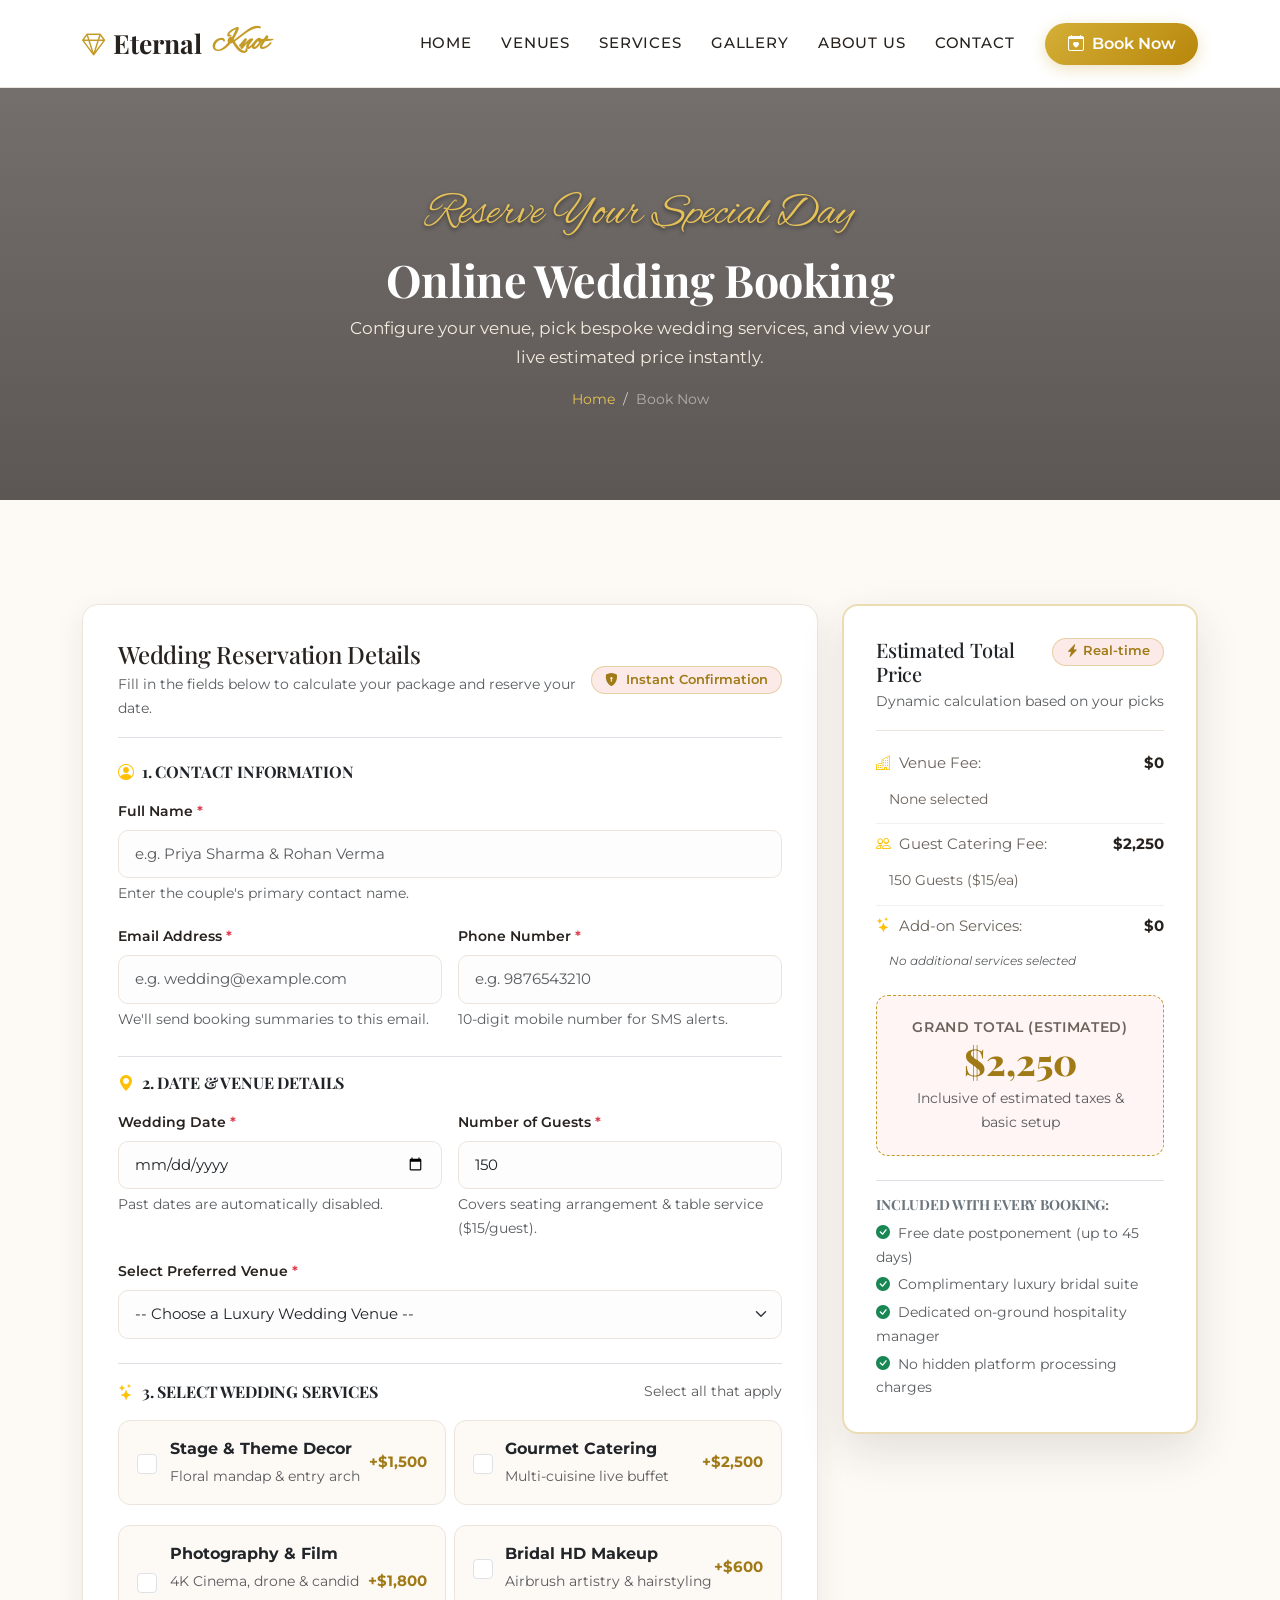
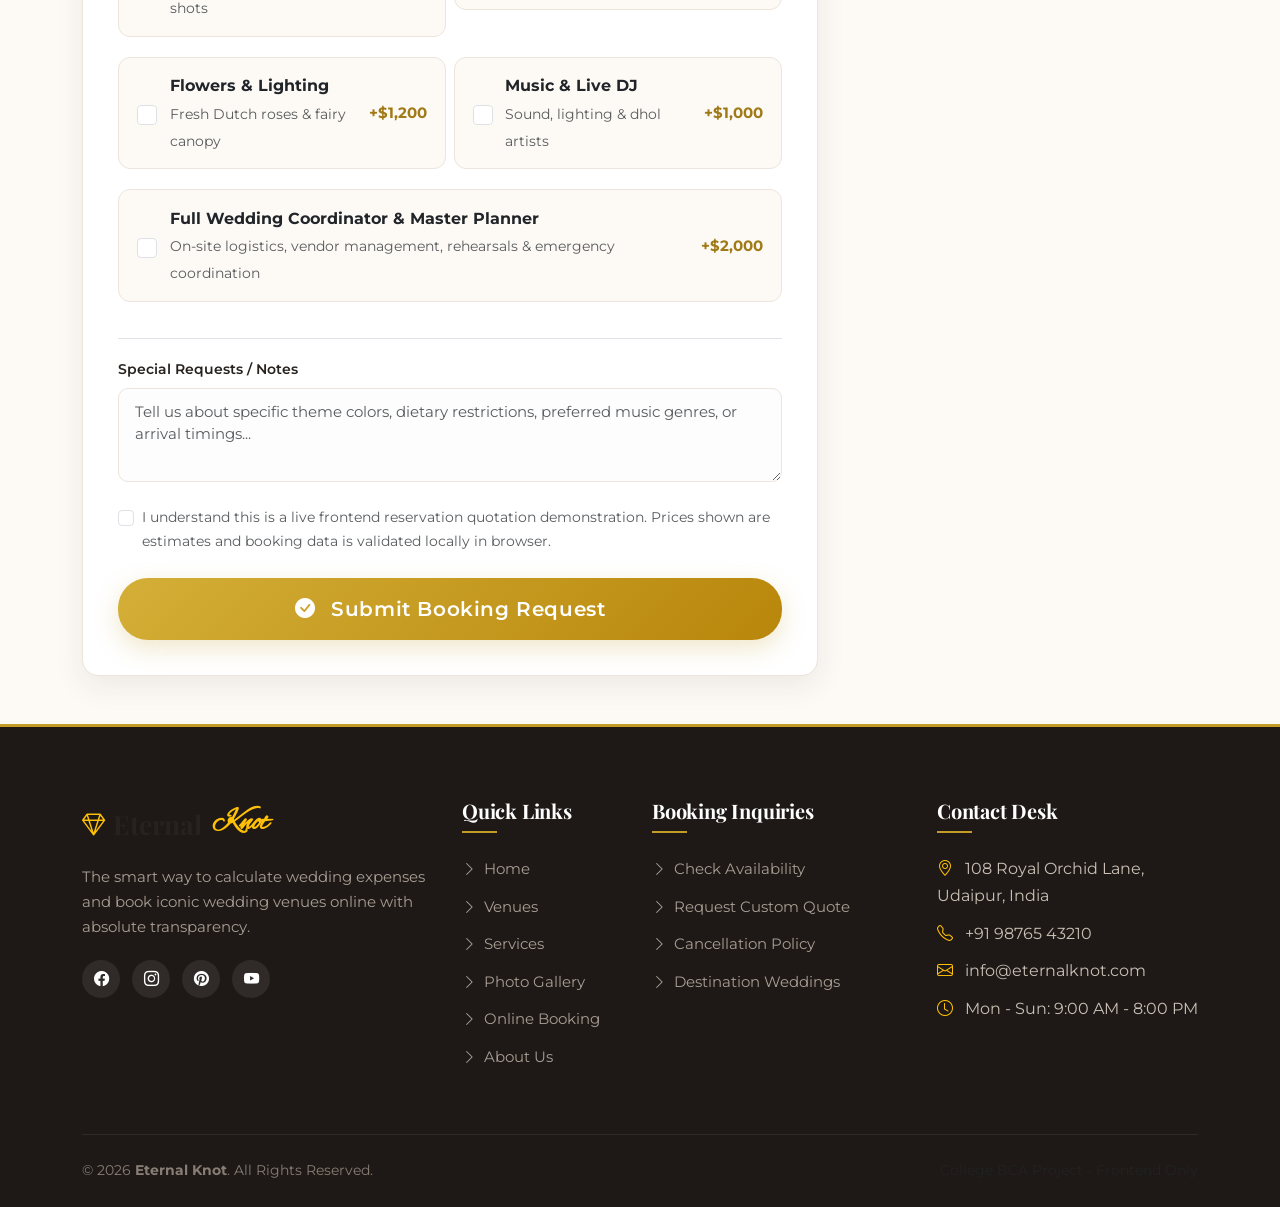
<file: booking.html>
<!DOCTYPE html>
<html lang="en">
<head>
  <meta charset="UTF-8">
  <meta name="viewport" content="width=device-width, initial-scale=1.0">
  <title>Book Your Wedding | Eternal Knot Online Booking</title>
  
  <!-- Google Fonts -->
  <link rel="preconnect" href="https://fonts.googleapis.com">
  <link rel="preconnect" href="https://fonts.gstatic.com" crossorigin>
  <link href="https://fonts.googleapis.com/css2?family=Alex+Brush&family=Montserrat:wght@300;400;500;600;700&family=Playfair+Display:ital,wght@0,500;0,600;0,700;0,800;1,400&display=swap" rel="stylesheet">
  
  <!-- Bootstrap 5 CSS -->
  <link href="https://cdn.jsdelivr.net/npm/bootstrap@5.3.3/dist/css/bootstrap.min.css" rel="stylesheet">
  <!-- Bootstrap Icons -->
  <link rel="stylesheet" href="https://cdn.jsdelivr.net/npm/bootstrap-icons@1.11.3/font/bootstrap-icons.min.css">
  
  <!-- Custom Styles -->
  <link rel="stylesheet" href="style.css">
</head>
<body>

  <!-- ==========================================================================
       Navigation Bar
       ========================================================================== -->
  <nav class="navbar navbar-expand-lg sticky-top main-navbar">
    <div class="container">
      <a class="navbar-brand" href="index.html">
        <i class="bi bi-gem"></i>
        Eternal<span>Knot</span>
      </a>
      <button class="navbar-toggler border-0 shadow-none" type="button" data-bs-toggle="collapse" data-bs-target="#weddingNav" aria-controls="weddingNav" aria-expanded="false" aria-label="Toggle navigation">
        <span class="navbar-toggler-icon"></span>
      </button>

      <div class="collapse navbar-collapse" id="weddingNav">
        <ul class="navbar-nav ms-auto align-items-lg-center">
          <li class="nav-item">
            <a class="nav-link" href="index.html">Home</a>
          </li>
          <li class="nav-item">
            <a class="nav-link" href="venues.html">Venues</a>
          </li>
          <li class="nav-item">
            <a class="nav-link" href="services.html">Services</a>
          </li>
          <li class="nav-item">
            <a class="nav-link" href="gallery.html">Gallery</a>
          </li>
          <li class="nav-item">
            <a class="nav-link" href="about.html">About Us</a>
          </li>
          <li class="nav-item">
            <a class="nav-link" href="contact.html">Contact</a>
          </li>
          <li class="nav-item ms-lg-2 mt-2 mt-lg-0">
            <a class="btn nav-cta-btn" href="booking.html">
              <i class="bi bi-calendar-heart me-1"></i> Book Now
            </a>
          </li>
        </ul>
      </div>
    </div>
  </nav>

  <!-- ==========================================================================
       Page Banner
       ========================================================================== -->
  <header class="page-banner">
    <div class="container">
      <span class="hero-subtitle">Reserve Your Special Day</span>
      <h1>Online Wedding Booking</h1>
      <p>Configure your venue, pick bespoke wedding services, and view your live estimated price instantly.</p>
      <ul class="breadcrumb-custom">
        <li><a href="index.html">Home</a></li>
        <li><span>/</span></li>
        <li class="text-white-50">Book Now</li>
      </ul>
    </div>
  </header>

  <main class="py-5">
    <div class="container">
      
      <!-- Error / Alert Message Container -->
      <div id="bookingAlert" class="alert d-none mb-4" role="alert"></div>

      <div class="row g-4">
        
        <!-- ==========================================================================
             Left Column: Interactive Booking Form
             ========================================================================== -->
        <div class="col-lg-7 col-xl-8">
          <div class="booking-card">
            <div class="d-flex align-items-center justify-content-between border-bottom pb-3 mb-4">
              <div>
                <h3 class="h4 mb-1">Wedding Reservation Details</h3>
                <p class="small text-muted mb-0">Fill in the fields below to calculate your package and reserve your date.</p>
              </div>
              <span class="badge badge-gold"><i class="bi bi-shield-lock-fill me-1"></i> Instant Confirmation</span>
            </div>

            <form id="weddingBookingForm" novalidate>
              
              <!-- Section 1: Customer Personal Details -->
              <div class="mb-4">
                <h5 class="text-dark fw-bold mb-3 fs-6 text-uppercase text-secondary">
                  <i class="bi bi-person-circle text-warning me-1"></i> 1. Contact Information
                </h5>
                <div class="row g-3">
                  <div class="col-md-12">
                    <label for="fullName" class="form-label">Full Name <span class="text-danger">*</span></label>
                    <input type="text" class="form-control" id="fullName" placeholder="e.g. Priya Sharma & Rohan Verma" required>
                    <div class="form-text">Enter the couple's primary contact name.</div>
                  </div>
                  <div class="col-md-6">
                    <label for="email" class="form-label">Email Address <span class="text-danger">*</span></label>
                    <input type="email" class="form-control" id="email" placeholder="e.g. wedding@example.com" required>
                    <div class="form-text">We'll send booking summaries to this email.</div>
                  </div>
                  <div class="col-md-6">
                    <label for="phone" class="form-label">Phone Number <span class="text-danger">*</span></label>
                    <input type="tel" class="form-control" id="phone" placeholder="e.g. 9876543210" required>
                    <div class="form-text">10-digit mobile number for SMS alerts.</div>
                  </div>
                </div>
              </div>

              <!-- Section 2: Date, Venue & Guest Capacity -->
              <div class="mb-4 pt-3 border-top">
                <h5 class="text-dark fw-bold mb-3 fs-6 text-uppercase text-secondary">
                  <i class="bi bi-geo-alt-fill text-warning me-1"></i> 2. Date & Venue Details
                </h5>
                <div class="row g-3">
                  <div class="col-md-6">
                    <label for="weddingDate" class="form-label">Wedding Date <span class="text-danger">*</span></label>
                    <input type="date" class="form-control" id="weddingDate" required>
                    <div class="form-text">Past dates are automatically disabled.</div>
                  </div>
                  <div class="col-md-6">
                    <label for="guestCount" class="form-label">Number of Guests <span class="text-danger">*</span></label>
                    <input type="number" class="form-control" id="guestCount" value="150" min="10" max="1000" step="10" required>
                    <div class="form-text">Covers seating arrangement & table service ($15/guest).</div>
                  </div>
                  <div class="col-12">
                    <label for="venueSelect" class="form-label">Select Preferred Venue <span class="text-danger">*</span></label>
                    <select class="form-select" id="venueSelect" required>
                      <option value="">-- Choose a Luxury Wedding Venue --</option>
                      <option value="royal-palace">Grand Royal Palace (Udaipur) — $8,500/day (Max 800)</option>
                      <option value="sunset-beach">Sunset Beach Resort & Spa (Goa) — $6,500/day (Max 400)</option>
                      <option value="emerald-garden">Emerald Garden Estate (Bangalore) — $5,200/day (Max 500)</option>
                      <option value="heritage-fort">Heritage Fort & Courtyard (Jaipur) — $9,500/day (Max 600)</option>
                      <option value="crystal-ballroom">Crystal Luxury Ballroom (Mumbai) — $7,000/day (Max 450)</option>
                      <option value="rustic-vineyard">Rustic Vineyard Haven (Nashik) — $4,800/day (Max 300)</option>
                    </select>
                  </div>
                </div>
              </div>

              <!-- Section 3: Wedding Services Selection (Checkboxes) -->
              <div class="mb-4 pt-3 border-top">
                <div class="d-flex justify-content-between align-items-center mb-3">
                  <h5 class="text-dark fw-bold mb-0 fs-6 text-uppercase text-secondary">
                    <i class="bi bi-stars text-warning me-1"></i> 3. Select Wedding Services
                  </h5>
                  <span class="small text-muted">Select all that apply</span>
                </div>
                
                <div class="row g-2">
                  <!-- Checkbox 1: Decor -->
                  <div class="col-md-6">
                    <label class="service-checkbox-card" for="srv-decor">
                      <div class="service-info">
                        <input class="form-check-input service-checkbox" type="checkbox" id="srv-decor" value="decor">
                        <div>
                          <strong class="d-block text-dark">Stage & Theme Decor</strong>
                          <span class="small text-muted">Floral mandap & entry arch</span>
                        </div>
                      </div>
                      <span class="service-cost">+$1,500</span>
                    </label>
                  </div>

                  <!-- Checkbox 2: Catering -->
                  <div class="col-md-6">
                    <label class="service-checkbox-card" for="srv-catering">
                      <div class="service-info">
                        <input class="form-check-input service-checkbox" type="checkbox" id="srv-catering" value="catering">
                        <div>
                          <strong class="d-block text-dark">Gourmet Catering</strong>
                          <span class="small text-muted">Multi-cuisine live buffet</span>
                        </div>
                      </div>
                      <span class="service-cost">+$2,500</span>
                    </label>
                  </div>

                  <!-- Checkbox 3: Photography -->
                  <div class="col-md-6">
                    <label class="service-checkbox-card" for="srv-photography">
                      <div class="service-info">
                        <input class="form-check-input service-checkbox" type="checkbox" id="srv-photography" value="photography">
                        <div>
                          <strong class="d-block text-dark">Photography & Film</strong>
                          <span class="small text-muted">4K Cinema, drone & candid shots</span>
                        </div>
                      </div>
                      <span class="service-cost">+$1,800</span>
                    </label>
                  </div>

                  <!-- Checkbox 4: Bridal Makeup -->
                  <div class="col-md-6">
                    <label class="service-checkbox-card" for="srv-makeup">
                      <div class="service-info">
                        <input class="form-check-input service-checkbox" type="checkbox" id="srv-makeup" value="makeup">
                        <div>
                          <strong class="d-block text-dark">Bridal HD Makeup</strong>
                          <span class="small text-muted">Airbrush artistry & hairstyling</span>
                        </div>
                      </div>
                      <span class="service-cost">+$600</span>
                    </label>
                  </div>

                  <!-- Checkbox 5: Flowers & Lighting -->
                  <div class="col-md-6">
                    <label class="service-checkbox-card" for="srv-flowers">
                      <div class="service-info">
                        <input class="form-check-input service-checkbox" type="checkbox" id="srv-flowers" value="flowers">
                        <div>
                          <strong class="d-block text-dark">Flowers & Lighting</strong>
                          <span class="small text-muted">Fresh Dutch roses & fairy canopy</span>
                        </div>
                      </div>
                      <span class="service-cost">+$1,200</span>
                    </label>
                  </div>

                  <!-- Checkbox 6: Music & DJ -->
                  <div class="col-md-6">
                    <label class="service-checkbox-card" for="srv-music">
                      <div class="service-info">
                        <input class="form-check-input service-checkbox" type="checkbox" id="srv-music" value="music">
                        <div>
                          <strong class="d-block text-dark">Music & Live DJ</strong>
                          <span class="small text-muted">Sound, lighting & dhol artists</span>
                        </div>
                      </div>
                      <span class="service-cost">+$1,000</span>
                    </label>
                  </div>

                  <!-- Checkbox 7: Wedding Planner -->
                  <div class="col-12">
                    <label class="service-checkbox-card" for="srv-planning">
                      <div class="service-info">
                        <input class="form-check-input service-checkbox" type="checkbox" id="srv-planning" value="planning">
                        <div>
                          <strong class="d-block text-dark">Full Wedding Coordinator & Master Planner</strong>
                          <span class="small text-muted">On-site logistics, vendor management, rehearsals & emergency coordination</span>
                        </div>
                      </div>
                      <span class="service-cost">+$2,000</span>
                    </label>
                  </div>
                </div>
              </div>

              <!-- Section 4: Special Requests -->
              <div class="mb-4 pt-3 border-top">
                <label for="specialRequests" class="form-label">Special Requests / Notes</label>
                <textarea class="form-control" id="specialRequests" rows="3" placeholder="Tell us about specific theme colors, dietary restrictions, preferred music genres, or arrival timings..."></textarea>
              </div>

              <!-- Section 5: Terms & Submit -->
              <div class="mb-4 form-check">
                <input class="form-check-input" type="checkbox" id="agreeTerms" required>
                <label class="form-check-label small text-muted" for="agreeTerms">
                  I understand this is a live frontend reservation quotation demonstration. Prices shown are estimates and booking data is validated locally in browser.
                </label>
              </div>

              <div class="d-grid gap-2">
                <button type="submit" class="btn btn-gold btn-lg py-3">
                  <i class="bi bi-check-circle-fill me-2"></i> Submit Booking Request
                </button>
              </div>

            </form>
          </div>
        </div>

        <!-- ==========================================================================
             Right Column: Live Price Estimator Sticky Summary Card
             ========================================================================== -->
        <div class="col-lg-5 col-xl-4">
          <div class="price-summary-card">
            <div class="price-summary-header">
              <span class="badge badge-gold float-end"><i class="bi bi-lightning-charge-fill"></i> Real-time</span>
              <h4 class="h5 mb-1 text-dark">Estimated Total Price</h4>
              <p class="small text-muted mb-0">Dynamic calculation based on your picks</p>
            </div>

            <!-- Breakdown list -->
            <div class="price-breakdown-list">
              <!-- Venue line -->
              <div class="price-breakdown-item">
                <span><i class="bi bi-buildings text-warning me-1"></i> Venue Fee:</span>
                <strong id="summaryVenuePrice">$0</strong>
              </div>
              <div class="price-breakdown-item sub">
                <span id="summaryVenueName" class="text-truncate" style="max-width: 220px;">None selected</span>
              </div>

              <hr class="my-2 border-secondary-subtle">

              <!-- Guests line -->
              <div class="price-breakdown-item">
                <span><i class="bi bi-people text-warning me-1"></i> Guest Catering Fee:</span>
                <strong id="summaryGuestFee">$2,250</strong>
              </div>
              <div class="price-breakdown-item sub">
                <span id="summaryGuestCount">150 Guests ($15/ea)</span>
              </div>

              <hr class="my-2 border-secondary-subtle">

              <!-- Services line -->
              <div class="price-breakdown-item">
                <span><i class="bi bi-stars text-warning me-1"></i> Add-on Services:</span>
                <strong id="summaryServicesTotal">$0</strong>
              </div>
              <div id="summaryServicesList" class="price-breakdown-item sub flex-column align-items-stretch">
                <span class="text-muted small fst-italic">No additional services selected</span>
              </div>
            </div>

            <!-- Total Box -->
            <div class="price-total-box">
              <div class="price-total-label">Grand Total (Estimated)</div>
              <div class="price-total-amount" id="summaryTotalPrice">$2,250</div>
              <small class="text-muted d-block mt-1">Inclusive of estimated taxes & basic setup</small>
            </div>

            <!-- Inclusions guarantee list -->
            <div class="mt-4 pt-3 border-top">
              <h6 class="small fw-bold text-uppercase text-secondary mb-2">Included with Every Booking:</h6>
              <ul class="list-unstyled small text-muted mb-0">
                <li class="mb-1"><i class="bi bi-check-circle-fill text-success me-1"></i> Free date postponement (up to 45 days)</li>
                <li class="mb-1"><i class="bi bi-check-circle-fill text-success me-1"></i> Complimentary luxury bridal suite</li>
                <li class="mb-1"><i class="bi bi-check-circle-fill text-success me-1"></i> Dedicated on-ground hospitality manager</li>
                <li><i class="bi bi-check-circle-fill text-success me-1"></i> No hidden platform processing charges</li>
              </ul>
            </div>
          </div>
        </div>

      </div>
    </div>
  </main>

  <!-- ==========================================================================
       Booking Success Receipt Modal
       ========================================================================== -->
  <div class="modal fade" id="bookingSuccessModal" tabindex="-1" aria-labelledby="receiptModalLabel" aria-hidden="true">
    <div class="modal-dialog modal-dialog-centered modal-lg">
      <div class="modal-content border-0 shadow-lg">
        <div class="modal-header bg-blush border-bottom">
          <div class="d-flex align-items-center gap-2">
            <div class="rounded-circle bg-success text-white p-2 d-flex align-items-center justify-content-center" style="width: 38px; height: 38px;">
              <i class="bi bi-check-lg fs-5"></i>
            </div>
            <div>
              <h5 class="modal-title mb-0" id="receiptModalLabel">Booking Request Confirmed!</h5>
              <small class="text-muted">Reference ID: <strong id="receiptRefNumber" class="text-dark"></strong></small>
            </div>
          </div>
          <button type="button" class="btn-close" data-bs-dismiss="modal" aria-label="Close"></button>
        </div>
        
        <div class="modal-body p-4" id="printableReceipt">
          <div class="alert alert-success d-flex align-items-center mb-4" role="alert">
            <i class="bi bi-patch-check-fill fs-4 me-3"></i>
            <div>
              <strong>Congratulations!</strong> Your wedding reservation inquiry has been processed successfully. Our planning team will review availability and contact you shortly.
            </div>
          </div>

          <!-- Itemized Receipt Card -->
          <div class="card border border-warning-subtle rounded-3 p-3 mb-3 bg-light">
            <h6 class="border-bottom pb-2 mb-3 fw-bold text-dark">
              <i class="bi bi-receipt text-warning me-1"></i> Reservation Summary
            </h6>
            <div class="row g-3 small">
              <div class="col-sm-6">
                <span class="text-muted d-block">Client Name:</span>
                <strong id="receiptClientName" class="text-dark"></strong>
              </div>
              <div class="col-sm-6">
                <span class="text-muted d-block">Wedding Date:</span>
                <strong id="receiptDate" class="text-dark"></strong>
              </div>
              <div class="col-sm-6">
                <span class="text-muted d-block">Email Address:</span>
                <span id="receiptEmail" class="text-dark"></span>
              </div>
              <div class="col-sm-6">
                <span class="text-muted d-block">Phone:</span>
                <span id="receiptPhone" class="text-dark"></span>
              </div>
              <div class="col-sm-6">
                <span class="text-muted d-block">Selected Venue:</span>
                <strong id="receiptVenue" class="text-dark"></strong>
              </div>
              <div class="col-sm-6">
                <span class="text-muted d-block">Estimated Guests:</span>
                <strong id="receiptGuests" class="text-dark"></strong>
              </div>
            </div>

            <hr class="my-3">

            <div>
              <span class="text-muted d-block mb-1">Selected Services:</span>
              <ul id="receiptServicesList" class="list-unstyled mb-0 ps-1"></ul>
            </div>

            <hr class="my-3">

            <div class="mb-2">
              <span class="text-muted d-block">Special Requests:</span>
              <p id="receiptNotes" class="mb-0 text-dark fst-italic"></p>
            </div>

            <div class="d-flex justify-content-between align-items-center pt-2 border-top">
              <h5 class="mb-0 text-dark">Total Estimated Price:</h5>
              <h4 id="receiptTotal" class="mb-0 text-primary-gold-dark fw-bold text-warning"></h4>
            </div>
          </div>

          <p class="small text-muted text-center mb-0">
            * This is a frontend demonstration project for college evaluation. No payment has been debited.
          </p>
        </div>

        <div class="modal-footer border-top bg-light">
          <button type="button" class="btn btn-outline-secondary" onclick="window.print()">
            <i class="bi bi-printer me-1"></i> Print Receipt
          </button>
          <button type="button" class="btn btn-gold" data-bs-dismiss="modal">
            Close & Continue
          </button>
        </div>
      </div>
    </div>
  </div>

  <!-- Back to top button -->
  <button id="backToTopBtn" class="back-to-top" aria-label="Back to Top">
    <i class="bi bi-arrow-up"></i>
  </button>

  <!-- ==========================================================================
       Footer
       ========================================================================== -->
  <footer class="site-footer">
    <div class="container">
      <div class="row g-4">
        <div class="col-lg-4 col-md-6">
          <div class="navbar-brand text-white mb-3">
            <i class="bi bi-gem text-warning"></i> Eternal<span class="text-warning">Knot</span>
          </div>
          <p>
            The smart way to calculate wedding expenses and book iconic wedding venues online with absolute transparency.
          </p>
          <div class="social-links">
            <a href="#" class="social-btn"><i class="bi bi-facebook"></i></a>
            <a href="#" class="social-btn"><i class="bi bi-instagram"></i></a>
            <a href="#" class="social-btn"><i class="bi bi-pinterest"></i></a>
            <a href="#" class="social-btn"><i class="bi bi-youtube"></i></a>
          </div>
        </div>

        <div class="col-lg-2 col-md-6">
          <h5>Quick Links</h5>
          <ul class="footer-links">
            <li><a href="index.html"><i class="bi bi-chevron-right"></i> Home</a></li>
            <li><a href="venues.html"><i class="bi bi-chevron-right"></i> Venues</a></li>
            <li><a href="services.html"><i class="bi bi-chevron-right"></i> Services</a></li>
            <li><a href="gallery.html"><i class="bi bi-chevron-right"></i> Photo Gallery</a></li>
            <li><a href="booking.html"><i class="bi bi-chevron-right"></i> Online Booking</a></li>
            <li><a href="about.html"><i class="bi bi-chevron-right"></i> About Us</a></li>
          </ul>
        </div>

        <div class="col-lg-3 col-md-6">
          <h5>Booking Inquiries</h5>
          <ul class="footer-links">
            <li><a href="contact.html"><i class="bi bi-chevron-right"></i> Check Availability</a></li>
            <li><a href="contact.html"><i class="bi bi-chevron-right"></i> Request Custom Quote</a></li>
            <li><a href="contact.html"><i class="bi bi-chevron-right"></i> Cancellation Policy</a></li>
            <li><a href="contact.html"><i class="bi bi-chevron-right"></i> Destination Weddings</a></li>
          </ul>
        </div>

        <div class="col-lg-3 col-md-6">
          <h5>Contact Desk</h5>
          <ul class="footer-links">
            <li><i class="bi bi-geo-alt text-warning me-2"></i> 108 Royal Orchid Lane, Udaipur, India</li>
            <li><i class="bi bi-telephone text-warning me-2"></i> +91 98765 43210</li>
            <li><i class="bi bi-envelope text-warning me-2"></i> info@eternalknot.com</li>
            <li><i class="bi bi-clock text-warning me-2"></i> Mon - Sun: 9:00 AM - 8:00 PM</li>
          </ul>
        </div>
      </div>

      <div class="footer-bottom">
        <div class="row align-items-center">
          <div class="col-md-6 text-center text-md-start mb-2 mb-md-0">
            &copy; 2026 <strong>Eternal Knot</strong>. All Rights Reserved.
          </div>
          <div class="col-md-6 text-center text-md-end">
            <span class="text-muted">College BCA Project - Frontend Only</span>
          </div>
        </div>
      </div>
    </div>
  </footer>

  <!-- Bootstrap 5 Bundle JS -->
  <script src="https://cdn.jsdelivr.net/npm/bootstrap@5.3.3/dist/js/bootstrap.bundle.min.js"></script>
  <!-- Custom JS -->
  <script src="script.js"></script>
</body>
</html>
</file>
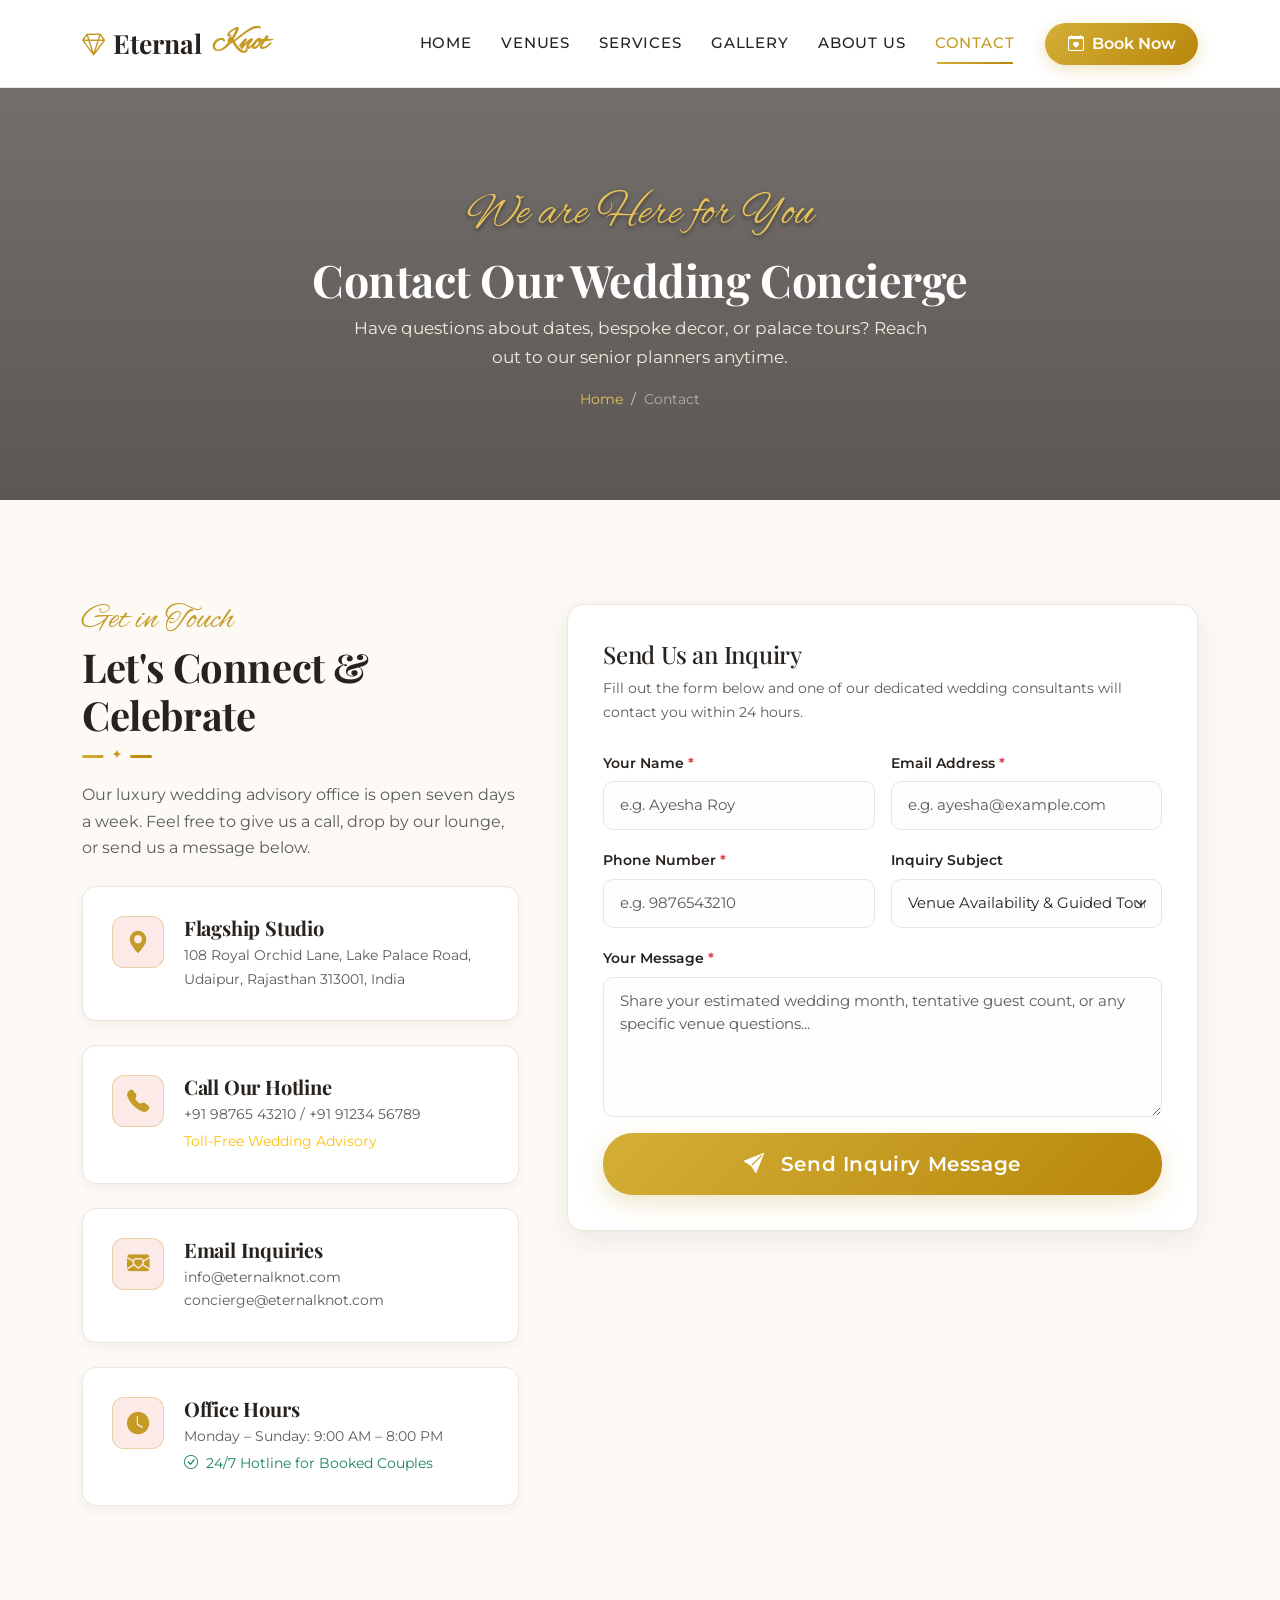
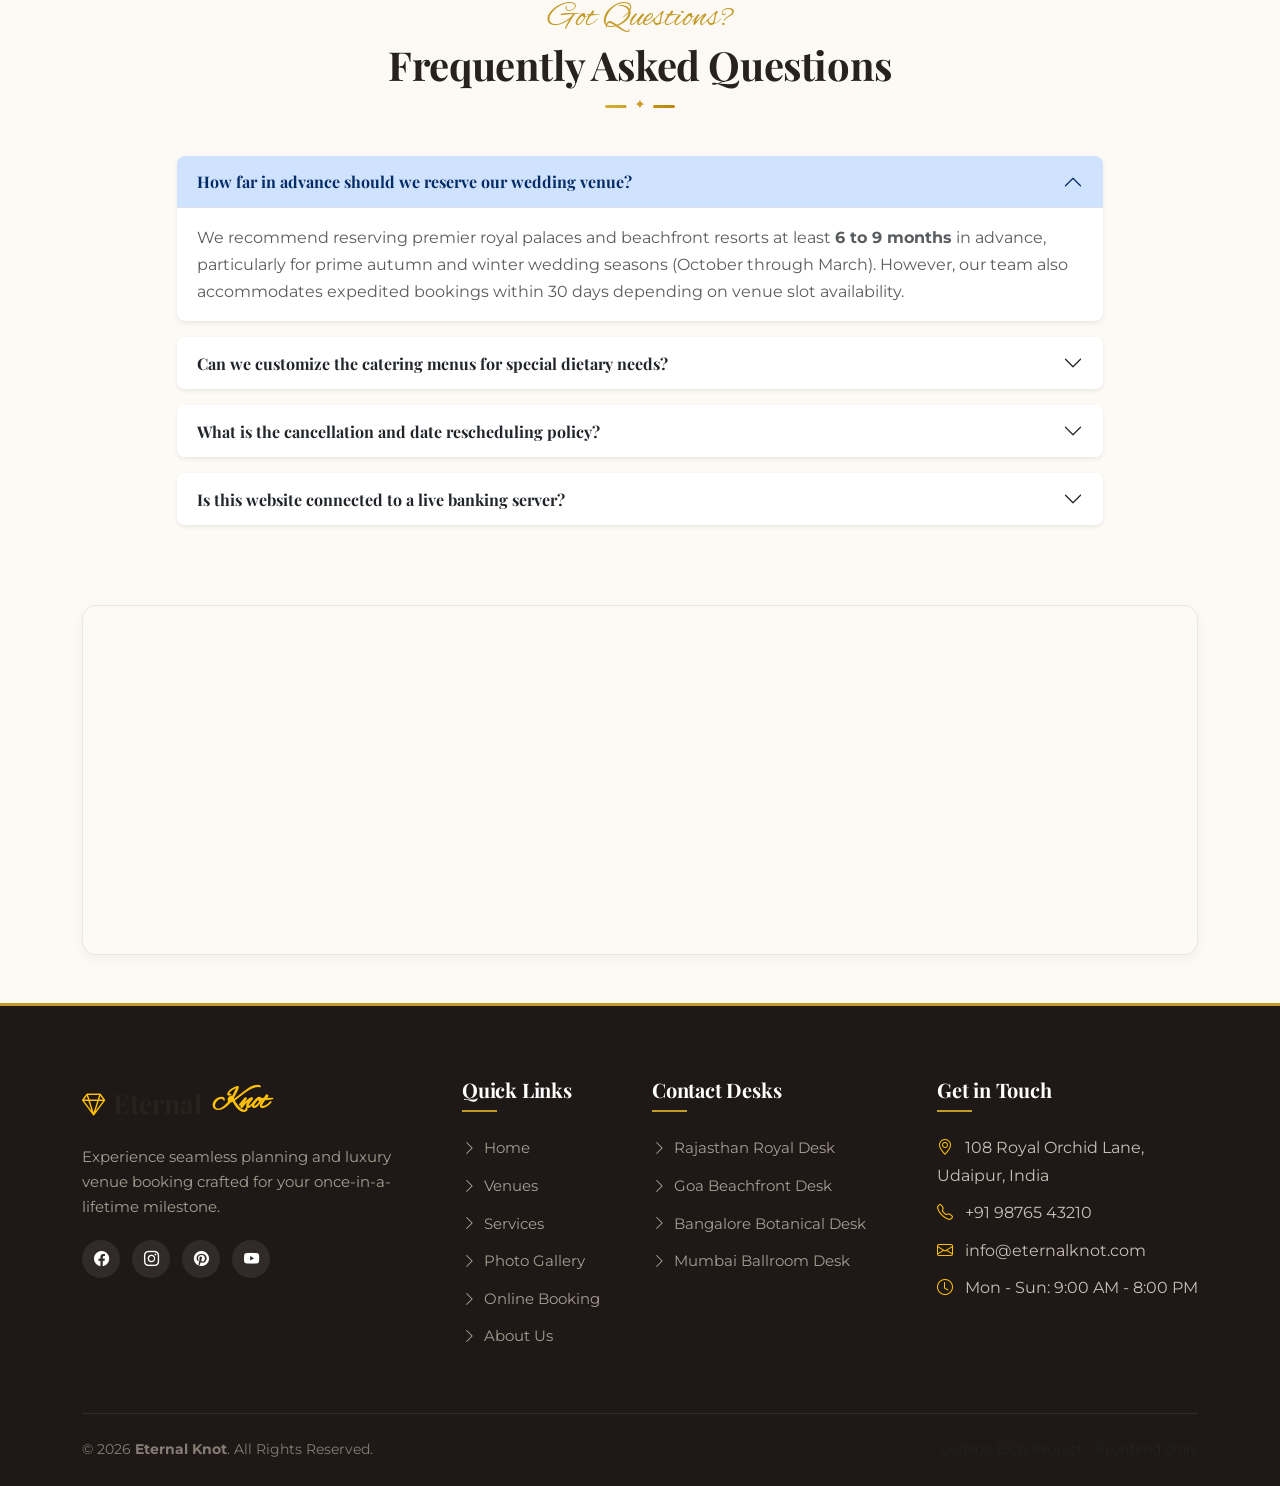
<file: contact.html>
<!DOCTYPE html>
<html lang="en">
<head>
  <meta charset="UTF-8">
  <meta name="viewport" content="width=device-width, initial-scale=1.0">
  <title>Contact Us | Eternal Knot Wedding Booking</title>
  
  <!-- Google Fonts -->
  <link rel="preconnect" href="https://fonts.googleapis.com">
  <link rel="preconnect" href="https://fonts.gstatic.com" crossorigin>
  <link href="https://fonts.googleapis.com/css2?family=Alex+Brush&family=Montserrat:wght@300;400;500;600;700&family=Playfair+Display:ital,wght@0,500;0,600;0,700;0,800;1,400&display=swap" rel="stylesheet">
  
  <!-- Bootstrap 5 CSS -->
  <link href="https://cdn.jsdelivr.net/npm/bootstrap@5.3.3/dist/css/bootstrap.min.css" rel="stylesheet">
  <!-- Bootstrap Icons -->
  <link rel="stylesheet" href="https://cdn.jsdelivr.net/npm/bootstrap-icons@1.11.3/font/bootstrap-icons.min.css">
  
  <!-- Custom Styles -->
  <link rel="stylesheet" href="style.css">
</head>
<body>

  <!-- ==========================================================================
       Navigation Bar
       ========================================================================== -->
  <nav class="navbar navbar-expand-lg sticky-top main-navbar">
    <div class="container">
      <a class="navbar-brand" href="index.html">
        <i class="bi bi-gem"></i>
        Eternal<span>Knot</span>
      </a>
      <button class="navbar-toggler border-0 shadow-none" type="button" data-bs-toggle="collapse" data-bs-target="#weddingNav" aria-controls="weddingNav" aria-expanded="false" aria-label="Toggle navigation">
        <span class="navbar-toggler-icon"></span>
      </button>

      <div class="collapse navbar-collapse" id="weddingNav">
        <ul class="navbar-nav ms-auto align-items-lg-center">
          <li class="nav-item">
            <a class="nav-link" href="index.html">Home</a>
          </li>
          <li class="nav-item">
            <a class="nav-link" href="venues.html">Venues</a>
          </li>
          <li class="nav-item">
            <a class="nav-link" href="services.html">Services</a>
          </li>
          <li class="nav-item">
            <a class="nav-link" href="gallery.html">Gallery</a>
          </li>
          <li class="nav-item">
            <a class="nav-link" href="about.html">About Us</a>
          </li>
          <li class="nav-item">
            <a class="nav-link active" href="contact.html">Contact</a>
          </li>
          <li class="nav-item ms-lg-2 mt-2 mt-lg-0">
            <a class="btn nav-cta-btn" href="booking.html">
              <i class="bi bi-calendar-heart me-1"></i> Book Now
            </a>
          </li>
        </ul>
      </div>
    </div>
  </nav>

  <!-- ==========================================================================
       Page Banner
       ========================================================================== -->
  <header class="page-banner">
    <div class="container">
      <span class="hero-subtitle">We are Here for You</span>
      <h1>Contact Our Wedding Concierge</h1>
      <p>Have questions about dates, bespoke decor, or palace tours? Reach out to our senior planners anytime.</p>
      <ul class="breadcrumb-custom">
        <li><a href="index.html">Home</a></li>
        <li><span>/</span></li>
        <li class="text-white-50">Contact</li>
      </ul>
    </div>
  </header>

  <main class="py-5">
    <div class="container">
      
      <div class="row g-5">
        
        <!-- Contact Information Cards (Left) -->
        <div class="col-lg-5">
          <span class="script-subtitle">Get in Touch</span>
          <h2 class="display-6 fw-bold mb-3">Let's Connect & Celebrate</h2>
          <div class="gold-divider ms-0"></div>
          <p class="text-muted mb-4">
            Our luxury wedding advisory office is open seven days a week. Feel free to give us a call, drop by our lounge, or send us a message below.
          </p>

          <!-- Address Card -->
          <div class="contact-info-card">
            <div class="contact-icon-box">
              <i class="bi bi-geo-alt-fill"></i>
            </div>
            <div>
              <h5 class="mb-1">Flagship Studio</h5>
              <p class="mb-0 text-muted small">108 Royal Orchid Lane, Lake Palace Road, Udaipur, Rajasthan 313001, India</p>
            </div>
          </div>

          <!-- Phone Card -->
          <div class="contact-info-card">
            <div class="contact-icon-box">
              <i class="bi bi-telephone-fill"></i>
            </div>
            <div>
              <h5 class="mb-1">Call Our Hotline</h5>
              <p class="mb-0 text-muted small">+91 98765 43210 / +91 91234 56789</p>
              <span class="small text-warning">Toll-Free Wedding Advisory</span>
            </div>
          </div>

          <!-- Email Card -->
          <div class="contact-info-card">
            <div class="contact-icon-box">
              <i class="bi bi-envelope-heart-fill"></i>
            </div>
            <div>
              <h5 class="mb-1">Email Inquiries</h5>
              <p class="mb-0 text-muted small">info@eternalknot.com</p>
              <p class="mb-0 text-muted small">concierge@eternalknot.com</p>
            </div>
          </div>

          <!-- Hours Card -->
          <div class="contact-info-card">
            <div class="contact-icon-box">
              <i class="bi bi-clock-fill"></i>
            </div>
            <div>
              <h5 class="mb-1">Office Hours</h5>
              <p class="mb-0 text-muted small">Monday – Sunday: 9:00 AM – 8:00 PM</p>
              <span class="small text-success"><i class="bi bi-check-circle me-1"></i> 24/7 Hotline for Booked Couples</span>
            </div>
          </div>
        </div>

        <!-- Contact Form (Right) -->
        <div class="col-lg-7">
          <div class="booking-card">
            <h3 class="h4 mb-2">Send Us an Inquiry</h3>
            <p class="small text-muted mb-4">Fill out the form below and one of our dedicated wedding consultants will contact you within 24 hours.</p>

            <!-- Dynamic Alert for Feedback / Validation -->
            <div id="contactAlert" class="alert d-none mb-4" role="alert"></div>

            <form id="contactForm" novalidate>
              <div class="row g-3">
                <div class="col-md-6">
                  <label for="contactName" class="form-label">Your Name <span class="text-danger">*</span></label>
                  <input type="text" class="form-control" id="contactName" placeholder="e.g. Ayesha Roy" required>
                </div>
                <div class="col-md-6">
                  <label for="contactEmail" class="form-label">Email Address <span class="text-danger">*</span></label>
                  <input type="email" class="form-control" id="contactEmail" placeholder="e.g. ayesha@example.com" required>
                </div>
                <div class="col-md-6">
                  <label for="contactPhone" class="form-label">Phone Number <span class="text-danger">*</span></label>
                  <input type="tel" class="form-control" id="contactPhone" placeholder="e.g. 9876543210" required>
                </div>
                <div class="col-md-6">
                  <label for="contactSubject" class="form-label">Inquiry Subject</label>
                  <select class="form-select" id="contactSubject">
                    <option value="Venue Availability & Guided Tour">Venue Availability & Guided Tour</option>
                    <option value="Custom Decor & Floral Pricing">Custom Decor & Floral Pricing</option>
                    <option value="Destination Wedding Package">Destination Wedding Package</option>
                    <option value="Catering & Tasting Session">Catering & Tasting Session</option>
                    <option value="General Question">General Question</option>
                  </select>
                </div>
                <div class="col-12">
                  <label for="contactMessage" class="form-label">Your Message <span class="text-danger">*</span></label>
                  <textarea class="form-control" id="contactMessage" rows="5" placeholder="Share your estimated wedding month, tentative guest count, or any specific venue questions..." required></textarea>
                </div>
                <div class="col-12">
                  <button type="submit" class="btn btn-gold btn-lg w-100 py-3">
                    <i class="bi bi-send-fill me-2"></i> Send Inquiry Message
                  </button>
                </div>
              </div>
            </form>
          </div>
        </div>

      </div>

      <!-- FAQ Section -->
      <section class="mt-5 pt-4">
        <div class="text-center mb-5">
          <span class="script-subtitle">Got Questions?</span>
          <h2 class="display-6 fw-bold">Frequently Asked Questions</h2>
          <div class="gold-divider"></div>
        </div>

        <div class="row justify-content-center">
          <div class="col-lg-10">
            <div class="accordion" id="weddingFaq">
              
              <div class="accordion-item border-0 mb-3 rounded-3 shadow-sm overflow-hidden">
                <h2 class="accordion-header" id="faqHeading1">
                  <button class="accordion-button fw-bold" type="button" data-bs-toggle="collapse" data-bs-target="#faqCollapse1" aria-expanded="true" aria-controls="faqCollapse1">
                    How far in advance should we reserve our wedding venue?
                  </button>
                </h2>
                <div id="faqCollapse1" class="accordion-collapse collapse show" aria-labelledby="faqHeading1" data-bs-parent="#weddingFaq">
                  <div class="accordion-body text-muted">
                    We recommend reserving premier royal palaces and beachfront resorts at least <strong>6 to 9 months</strong> in advance, particularly for prime autumn and winter wedding seasons (October through March). However, our team also accommodates expedited bookings within 30 days depending on venue slot availability.
                  </div>
                </div>
              </div>

              <div class="accordion-item border-0 mb-3 rounded-3 shadow-sm overflow-hidden">
                <h2 class="accordion-header" id="faqHeading2">
                  <button class="accordion-button collapsed fw-bold" type="button" data-bs-toggle="collapse" data-bs-target="#faqCollapse2" aria-expanded="false" aria-controls="faqCollapse2">
                    Can we customize the catering menus for special dietary needs?
                  </button>
                </h2>
                <div id="faqCollapse2" class="accordion-collapse collapse" aria-labelledby="faqHeading2" data-bs-parent="#weddingFaq">
                  <div class="accordion-body text-muted">
                    Yes, absolutely! Our gourmet catering partners offer completely tailored culinary experiences including Jain, pure vegetarian, vegan, gluten-free, organic, and authentic regional specialities with live tasting sessions prior to your event.
                  </div>
                </div>
              </div>

              <div class="accordion-item border-0 mb-3 rounded-3 shadow-sm overflow-hidden">
                <h2 class="accordion-header" id="faqHeading3">
                  <button class="accordion-button collapsed fw-bold" type="button" data-bs-toggle="collapse" data-bs-target="#faqCollapse3" aria-expanded="false" aria-controls="faqCollapse3">
                    What is the cancellation and date rescheduling policy?
                  </button>
                </h2>
                <div id="faqCollapse3" class="accordion-collapse collapse" aria-labelledby="faqHeading3" data-bs-parent="#weddingFaq">
                  <div class="accordion-body text-muted">
                    All bookings through Eternal Knot come with our <strong>Flex-Date Guarantee</strong>. You may reschedule your ceremony date up to 45 days prior to the reserved date at zero penalty, subject to venue calendar availability.
                  </div>
                </div>
              </div>

              <div class="accordion-item border-0 mb-3 rounded-3 shadow-sm overflow-hidden">
                <h2 class="accordion-header" id="faqHeading4">
                  <button class="accordion-button collapsed fw-bold" type="button" data-bs-toggle="collapse" data-bs-target="#faqCollapse4" aria-expanded="false" aria-controls="faqCollapse4">
                    Is this website connected to a live banking server?
                  </button>
                </h2>
                <div id="faqCollapse4" class="accordion-collapse collapse" aria-labelledby="faqHeading4" data-bs-parent="#weddingFaq">
                  <div class="accordion-body text-muted">
                    No. This is a 100% frontend demonstration website designed for college evaluation and BCA project showcasing. Calculations and validation are handled smoothly in the user's browser using HTML5, CSS3, JavaScript, and Bootstrap 5 without database or server-side dependencies.
                  </div>
                </div>
              </div>

            </div>
          </div>
        </div>
      </section>

      <!-- Location Map Section -->
      <section class="mt-5 pt-3">
        <div class="map-container">
          <iframe title="Eternal Knot Udaipur Studio Map"
                  src="https://www.google.com/maps/embed?pb=!1m18!1m12!1m3!1d116075.76019313495!2d73.6558253942004!3d24.58544501306782!2m3!1f0!2f0!3f0!3m2!1i1024!2i768!4f13.1!3m3!1m2!1s0x3967e56550a14411%3A0xdbd8c28455b868b0!2sUdaipur%2C%20Rajasthan!5e0!3m2!1sen!2sin!4v1700000000000!5m2!1sen!2sin"
                  allowfullscreen="" loading="lazy"></iframe>
        </div>
      </section>

    </div>
  </main>

  <!-- Back to top button -->
  <button id="backToTopBtn" class="back-to-top" aria-label="Back to Top">
    <i class="bi bi-arrow-up"></i>
  </button>

  <!-- ==========================================================================
       Footer
       ========================================================================== -->
  <footer class="site-footer">
    <div class="container">
      <div class="row g-4">
        <div class="col-lg-4 col-md-6">
          <div class="navbar-brand text-white mb-3">
            <i class="bi bi-gem text-warning"></i> Eternal<span class="text-warning">Knot</span>
          </div>
          <p>
            Experience seamless planning and luxury venue booking crafted for your once-in-a-lifetime milestone.
          </p>
          <div class="social-links">
            <a href="#" class="social-btn"><i class="bi bi-facebook"></i></a>
            <a href="#" class="social-btn"><i class="bi bi-instagram"></i></a>
            <a href="#" class="social-btn"><i class="bi bi-pinterest"></i></a>
            <a href="#" class="social-btn"><i class="bi bi-youtube"></i></a>
          </div>
        </div>

        <div class="col-lg-2 col-md-6">
          <h5>Quick Links</h5>
          <ul class="footer-links">
            <li><a href="index.html"><i class="bi bi-chevron-right"></i> Home</a></li>
            <li><a href="venues.html"><i class="bi bi-chevron-right"></i> Venues</a></li>
            <li><a href="services.html"><i class="bi bi-chevron-right"></i> Services</a></li>
            <li><a href="gallery.html"><i class="bi bi-chevron-right"></i> Photo Gallery</a></li>
            <li><a href="booking.html"><i class="bi bi-chevron-right"></i> Online Booking</a></li>
            <li><a href="about.html"><i class="bi bi-chevron-right"></i> About Us</a></li>
          </ul>
        </div>

        <div class="col-lg-3 col-md-6">
          <h5>Contact Desks</h5>
          <ul class="footer-links">
            <li><a href="contact.html"><i class="bi bi-chevron-right"></i> Rajasthan Royal Desk</a></li>
            <li><a href="contact.html"><i class="bi bi-chevron-right"></i> Goa Beachfront Desk</a></li>
            <li><a href="contact.html"><i class="bi bi-chevron-right"></i> Bangalore Botanical Desk</a></li>
            <li><a href="contact.html"><i class="bi bi-chevron-right"></i> Mumbai Ballroom Desk</a></li>
          </ul>
        </div>

        <div class="col-lg-3 col-md-6">
          <h5>Get in Touch</h5>
          <ul class="footer-links">
            <li><i class="bi bi-geo-alt text-warning me-2"></i> 108 Royal Orchid Lane, Udaipur, India</li>
            <li><i class="bi bi-telephone text-warning me-2"></i> +91 98765 43210</li>
            <li><i class="bi bi-envelope text-warning me-2"></i> info@eternalknot.com</li>
            <li><i class="bi bi-clock text-warning me-2"></i> Mon - Sun: 9:00 AM - 8:00 PM</li>
          </ul>
        </div>
      </div>

      <div class="footer-bottom">
        <div class="row align-items-center">
          <div class="col-md-6 text-center text-md-start mb-2 mb-md-0">
            &copy; 2026 <strong>Eternal Knot</strong>. All Rights Reserved.
          </div>
          <div class="col-md-6 text-center text-md-end">
            <span class="text-muted">College BCA Project - Frontend Only</span>
          </div>
        </div>
      </div>
    </div>
  </footer>

  <!-- Bootstrap 5 Bundle JS -->
  <script src="https://cdn.jsdelivr.net/npm/bootstrap@5.3.3/dist/js/bootstrap.bundle.min.js"></script>
  <!-- Custom JS -->
  <script src="script.js"></script>
</body>
</html>
</file>
<file: style.css>
/* ==========================================================================
   Eternal Knot - Online Wedding Booking Website
   Color Palette: Blush Pink, Cream, White & Gold Accents
   ========================================================================== */

:root {
  /* Core Color Palette */
  --primary-gold: #c59b27;
  --primary-gold-dark: #a07a16;
  --primary-gold-light: #e5c158;
  --gold-gradient: linear-gradient(135deg, #d4af37 0%, #b8860b 100%);
  --gold-glow: 0 8px 25px rgba(197, 155, 39, 0.25);

  --blush-pink: #fbeae8;
  --blush-pink-light: #fef5f4;
  --blush-pink-medium: #f5d4d0;
  --blush-pink-accent: #e28f8f;

  --cream-bg: #fdfaf6;
  --cream-card: #ffffff;
  --cream-dark: #f4ecdf;

  --text-dark: #27221e;
  --text-muted: #6b635b;
  --text-light: #ffffff;

  --border-soft: #ede4db;
  --border-gold: rgba(197, 155, 39, 0.35);

  --shadow-sm: 0 4px 12px rgba(43, 36, 33, 0.05);
  --shadow-md: 0 10px 30px rgba(43, 36, 33, 0.08);
  --shadow-lg: 0 18px 45px rgba(43, 36, 33, 0.12);
  --shadow-hover: 0 20px 40px rgba(197, 155, 39, 0.16);

  --font-heading: 'Playfair Display', Georgia, serif;
  --font-body: 'Montserrat', system-ui, -apple-system, sans-serif;
  --font-script: 'Alex Brush', cursive;

  --transition-fast: all 0.25s ease-in-out;
  --transition-normal: all 0.35s cubic-bezier(0.165, 0.84, 0.44, 1);
}

/* Base & Global Styles */
* {
  margin: 0;
  padding: 0;
  box-sizing: border-box;
}

html {
  scroll-behavior: smooth;
}

body {
  font-family: var(--font-body);
  color: var(--text-dark);
  background-color: var(--cream-bg);
  line-height: 1.7;
  overflow-x: hidden;
  display: flex;
  flex-direction: column;
  min-height: 100vh;
}

main {
  flex: 1 0 auto;
}

h1, h2, h3, h4, h5, h6 {
  font-family: var(--font-heading);
  font-weight: 700;
  color: var(--text-dark);
  letter-spacing: -0.01em;
}

p {
  color: var(--text-muted);
  font-size: 0.98rem;
}

a {
  text-decoration: none;
  transition: var(--transition-fast);
}

/* Custom Scrollbar */
::-webkit-scrollbar {
  width: 10px;
}
::-webkit-scrollbar-track {
  background: var(--cream-bg);
}
::-webkit-scrollbar-thumb {
  background: #d4af37;
  border-radius: 5px;
}
::-webkit-scrollbar-thumb:hover {
  background: var(--primary-gold-dark);
}

/* Script Accent Text */
.script-subtitle {
  font-family: var(--font-script);
  font-size: 2.1rem;
  color: var(--primary-gold);
  line-height: 1;
  display: block;
  margin-bottom: 0.35rem;
}

.gold-divider {
  width: 70px;
  height: 3px;
  background: var(--gold-gradient);
  margin: 1rem auto 1.5rem auto;
  border-radius: 2px;
  position: relative;
}

.gold-divider::after {
  content: '✦';
  position: absolute;
  top: -12px;
  left: 50%;
  transform: translateX(-50%);
  background: var(--cream-bg);
  padding: 0 8px;
  color: var(--primary-gold);
  font-size: 0.85rem;
}

.bg-blush {
  background-color: var(--blush-pink-light) !important;
}

.bg-cream {
  background-color: var(--cream-bg) !important;
}

/* ==========================================================================
   Header & Navigation
   ========================================================================== */
.main-navbar {
  background-color: rgba(255, 255, 255, 0.96);
  backdrop-filter: blur(12px);
  border-bottom: 1px solid var(--border-soft);
  transition: var(--transition-normal);
  padding: 0.85rem 0;
  z-index: 1040;
}

.main-navbar.scrolled {
  box-shadow: var(--shadow-md);
  padding: 0.6rem 0;
  background-color: rgba(255, 255, 255, 0.98);
}

.navbar-brand {
  font-family: var(--font-heading);
  font-size: 1.65rem;
  font-weight: 700;
  color: var(--text-dark) !important;
  display: flex;
  align-items: center;
  gap: 0.5rem;
}

.navbar-brand i {
  color: var(--primary-gold);
  font-size: 1.45rem;
}

.navbar-brand span {
  color: var(--primary-gold);
  font-family: var(--font-script);
  font-size: 1.85rem;
  margin-left: 2px;
}

.nav-link {
  font-family: var(--font-body);
  font-weight: 500;
  font-size: 0.92rem;
  text-transform: uppercase;
  letter-spacing: 0.06em;
  color: var(--text-dark) !important;
  padding: 0.5rem 0.9rem !important;
  position: relative;
  transition: var(--transition-fast);
}

.nav-link::after {
  content: '';
  position: absolute;
  bottom: 0;
  left: 50%;
  width: 0;
  height: 2px;
  background: var(--gold-gradient);
  transition: var(--transition-fast);
  transform: translateX(-50%);
}

.nav-link:hover::after,
.nav-link.active::after {
  width: 70%;
}

.nav-link:hover,
.nav-link.active {
  color: var(--primary-gold) !important;
}

.nav-cta-btn {
  background: var(--gold-gradient);
  color: #fff !important;
  border-radius: 30px;
  padding: 0.55rem 1.4rem !important;
  font-weight: 600;
  box-shadow: 0 4px 15px rgba(197, 155, 39, 0.3);
  margin-left: 0.5rem;
  border: none;
}

.nav-cta-btn:hover {
  transform: translateY(-2px);
  box-shadow: 0 6px 20px rgba(197, 155, 39, 0.45);
  color: #fff !important;
}

.nav-cta-btn::after {
  display: none !important;
}

/* ==========================================================================
   Buttons & Badges
   ========================================================================== */
.btn-gold {
  background: var(--gold-gradient);
  color: #fff;
  border: none;
  font-weight: 600;
  padding: 0.75rem 1.8rem;
  border-radius: 30px;
  letter-spacing: 0.03em;
  transition: var(--transition-normal);
  display: inline-flex;
  align-items: center;
  justify-content: center;
  gap: 0.5rem;
  box-shadow: var(--gold-glow);
}

.btn-gold:hover {
  background: linear-gradient(135deg, #b8860b 0%, #a07a16 100%);
  color: #fff;
  transform: translateY(-3px);
  box-shadow: 0 12px 30px rgba(197, 155, 39, 0.4);
}

.btn-outline-gold {
  border: 2px solid var(--primary-gold);
  color: var(--primary-gold);
  background: transparent;
  font-weight: 600;
  padding: 0.7rem 1.8rem;
  border-radius: 30px;
  letter-spacing: 0.03em;
  transition: var(--transition-normal);
  display: inline-flex;
  align-items: center;
  justify-content: center;
  gap: 0.5rem;
}

.btn-outline-gold:hover {
  background: var(--gold-gradient);
  border-color: transparent;
  color: #fff;
  transform: translateY(-3px);
  box-shadow: var(--gold-glow);
}

.badge-gold {
  background-color: var(--blush-pink);
  color: var(--primary-gold-dark);
  font-weight: 600;
  font-size: 0.8rem;
  padding: 0.4rem 0.8rem;
  border-radius: 20px;
  border: 1px solid var(--border-gold);
}

/* ==========================================================================
   Hero Section
   ========================================================================== */
.hero-section {
  position: relative;
  min-height: 85vh;
  display: flex;
  align-items: center;
  background: linear-gradient(rgba(24, 18, 15, 0.55), rgba(24, 18, 15, 0.65)),
              url('https://images.unsplash.com/photo-1519741497674-611481863552?auto=format&fit=crop&w=1920&q=80') center/cover no-repeat;
  color: #fff;
  padding: 6rem 0;
  margin-bottom: 2rem;
}

.hero-content {
  max-width: 820px;
  margin: 0 auto;
  text-align: center;
  animation: fadeInDown 1s ease-out;
}

.hero-subtitle {
  font-family: var(--font-script);
  font-size: 2.8rem;
  color: var(--primary-gold-light);
  margin-bottom: 0.5rem;
  text-shadow: 0 2px 4px rgba(0,0,0,0.5);
}

.hero-title {
  font-size: 3.5rem;
  font-weight: 800;
  line-height: 1.15;
  color: #ffffff;
  margin-bottom: 1.25rem;
  text-shadow: 0 3px 10px rgba(0, 0, 0, 0.4);
}

.hero-desc {
  font-size: 1.15rem;
  color: #f7ede2;
  margin-bottom: 2.2rem;
  max-width: 650px;
  margin-left: auto;
  margin-right: auto;
}

.hero-buttons {
  display: flex;
  gap: 1.2rem;
  justify-content: center;
  flex-wrap: wrap;
}

/* Page Banner for Inner Pages */
.page-banner {
  position: relative;
  background: linear-gradient(rgba(24, 18, 15, 0.6), rgba(24, 18, 15, 0.7)),
              url('https://images.unsplash.com/photo-1511285560929-80b456fea0bc?auto=format&fit=crop&w=1920&q=80') center/cover no-repeat;
  padding: 5.5rem 0 4.5rem;
  text-align: center;
  color: #fff;
  margin-bottom: 3.5rem;
}

.page-banner h1 {
  color: #ffffff;
  font-size: 2.8rem;
  margin-bottom: 0.5rem;
}

.page-banner p {
  color: #f4ecdf;
  font-size: 1.05rem;
  max-width: 600px;
  margin: 0 auto;
}

.breadcrumb-custom {
  display: flex;
  justify-content: center;
  gap: 0.5rem;
  list-style: none;
  padding: 0;
  margin-top: 1rem;
  font-size: 0.9rem;
}

.breadcrumb-custom a {
  color: var(--primary-gold-light);
}

.breadcrumb-custom span {
  color: rgba(255, 255, 255, 0.7);
}

/* ==========================================================================
   Feature / Stats Bar
   ========================================================================== */
.stats-bar {
  background: #ffffff;
  border-radius: 16px;
  box-shadow: var(--shadow-lg);
  padding: 2rem 1.5rem;
  margin-top: -4rem;
  position: relative;
  z-index: 10;
  border: 1px solid var(--border-soft);
}

.stat-item {
  text-align: center;
  padding: 0.5rem 1rem;
}

.stat-number {
  font-family: var(--font-heading);
  font-size: 2.2rem;
  font-weight: 700;
  color: var(--primary-gold);
  line-height: 1.1;
  margin-bottom: 0.3rem;
}

.stat-label {
  font-size: 0.88rem;
  text-transform: uppercase;
  letter-spacing: 0.05em;
  font-weight: 600;
  color: var(--text-muted);
}

/* ==========================================================================
   Venue Cards
   ========================================================================== */
.venue-card {
  background: var(--cream-card);
  border-radius: 16px;
  overflow: hidden;
  border: 1px solid var(--border-soft);
  box-shadow: var(--shadow-sm);
  transition: var(--transition-normal);
  display: flex;
  flex-direction: column;
  height: 100%;
}

.venue-card:hover {
  transform: translateY(-8px);
  box-shadow: var(--shadow-hover);
  border-color: var(--border-gold);
}

.venue-img-wrapper {
  position: relative;
  height: 240px;
  overflow: hidden;
}

.venue-img {
  width: 100%;
  height: 100%;
  object-fit: cover;
  transition: transform 0.6s ease;
}

.venue-card:hover .venue-img {
  transform: scale(1.08);
}

.venue-badge {
  position: absolute;
  top: 15px;
  left: 15px;
  background: rgba(255, 255, 255, 0.95);
  color: var(--text-dark);
  font-weight: 600;
  font-size: 0.8rem;
  padding: 0.35rem 0.8rem;
  border-radius: 20px;
  box-shadow: var(--shadow-sm);
  display: flex;
  align-items: center;
  gap: 0.35rem;
}

.venue-price-badge {
  position: absolute;
  bottom: 15px;
  right: 15px;
  background: var(--gold-gradient);
  color: #fff;
  font-weight: 700;
  font-size: 0.9rem;
  padding: 0.4rem 0.9rem;
  border-radius: 8px;
  box-shadow: 0 4px 10px rgba(0,0,0,0.2);
}

.venue-card-body {
  padding: 1.6rem;
  display: flex;
  flex-direction: column;
  flex-grow: 1;
}

.venue-location {
  font-size: 0.88rem;
  color: var(--primary-gold);
  font-weight: 600;
  margin-bottom: 0.4rem;
  display: flex;
  align-items: center;
  gap: 0.35rem;
}

.venue-title {
  font-size: 1.4rem;
  margin-bottom: 0.6rem;
  color: var(--text-dark);
}

.venue-meta {
  display: flex;
  gap: 1.2rem;
  margin: 0.8rem 0 1rem;
  padding: 0.75rem 0;
  border-top: 1px dashed var(--border-soft);
  border-bottom: 1px dashed var(--border-soft);
}

.venue-meta-item {
  display: flex;
  align-items: center;
  gap: 0.45rem;
  font-size: 0.86rem;
  color: var(--text-muted);
}

.venue-meta-item i {
  color: var(--primary-gold);
}

.venue-card-footer {
  margin-top: auto;
  display: flex;
  gap: 0.75rem;
  padding-top: 1rem;
}

.venue-card-footer .btn {
  flex: 1;
  font-size: 0.88rem;
  padding: 0.55rem 0.8rem;
}

/* ==========================================================================
   Service Cards
   ========================================================================== */
.service-card {
  background: var(--cream-card);
  border-radius: 16px;
  overflow: hidden;
  border: 1px solid var(--border-soft);
  box-shadow: var(--shadow-sm);
  transition: var(--transition-normal);
  display: flex;
  flex-direction: column;
  height: 100%;
}

.service-card:hover {
  transform: translateY(-8px);
  box-shadow: var(--shadow-hover);
  border-color: var(--border-gold);
}

.service-img-wrapper {
  position: relative;
  height: 220px;
  overflow: hidden;
}

.service-img {
  width: 100%;
  height: 100%;
  object-fit: cover;
  transition: transform 0.6s ease;
}

.service-card:hover .service-img {
  transform: scale(1.08);
}

.service-icon-badge {
  position: absolute;
  bottom: -22px;
  right: 25px;
  width: 50px;
  height: 50px;
  border-radius: 50%;
  background: var(--gold-gradient);
  color: #fff;
  display: flex;
  align-items: center;
  justify-content: center;
  font-size: 1.3rem;
  box-shadow: 0 6px 15px rgba(197, 155, 39, 0.35);
  border: 3px solid #fff;
  z-index: 2;
}

.service-card-body {
  padding: 2rem 1.6rem 1.6rem;
  display: flex;
  flex-direction: column;
  flex-grow: 1;
}

.service-title {
  font-size: 1.35rem;
  margin-bottom: 0.5rem;
  color: var(--text-dark);
}

.service-features {
  list-style: none;
  padding: 0;
  margin: 1rem 0 1.25rem;
}

.service-features li {
  font-size: 0.88rem;
  color: var(--text-muted);
  margin-bottom: 0.45rem;
  display: flex;
  align-items: center;
  gap: 0.5rem;
}

.service-features li i {
  color: var(--primary-gold);
  font-size: 0.9rem;
}

.service-pricing-row {
  margin-top: auto;
  display: flex;
  align-items: center;
  justify-content: space-between;
  padding-top: 1rem;
  border-top: 1px solid var(--border-soft);
}

.service-price {
  font-family: var(--font-heading);
  font-size: 1.35rem;
  font-weight: 700;
  color: var(--primary-gold);
}

.service-price span {
  font-family: var(--font-body);
  font-size: 0.8rem;
  color: var(--text-muted);
  font-weight: 400;
}

/* ==========================================================================
   Booking Page Styles & Real-Time Price Estimator
   ========================================================================== */
.booking-card {
  background: #ffffff;
  border-radius: 16px;
  padding: 2.2rem;
  border: 1px solid var(--border-soft);
  box-shadow: var(--shadow-md);
}

.form-label {
  font-weight: 600;
  font-size: 0.9rem;
  color: var(--text-dark);
  margin-bottom: 0.4rem;
}

.form-control, .form-select {
  padding: 0.75rem 1rem;
  border-radius: 10px;
  border: 1.5px solid var(--border-soft);
  font-size: 0.95rem;
  background-color: #fdfdfd;
  transition: var(--transition-fast);
}

.form-control:focus, .form-select:focus {
  border-color: var(--primary-gold);
  box-shadow: 0 0 0 0.25rem rgba(197, 155, 39, 0.15);
  background-color: #ffffff;
}

.service-checkbox-card {
  border: 1.5px solid var(--border-soft);
  border-radius: 12px;
  padding: 0.9rem 1.1rem;
  transition: var(--transition-fast);
  cursor: pointer;
  background: var(--cream-bg);
  display: flex;
  align-items: center;
  justify-content: space-between;
  margin-bottom: 0.75rem;
}

.service-checkbox-card:hover {
  border-color: var(--primary-gold);
  background: var(--blush-pink-light);
}

.service-checkbox-card.selected {
  border-color: var(--primary-gold);
  background: #fff8f0;
  box-shadow: 0 4px 12px rgba(197, 155, 39, 0.12);
}

.service-checkbox-card .form-check-input {
  width: 1.25rem;
  height: 1.25rem;
  cursor: pointer;
  margin-right: 0.8rem;
  accent-color: var(--primary-gold);
}

.service-checkbox-card .service-info {
  display: flex;
  align-items: center;
  flex-grow: 1;
}

.service-checkbox-card .service-cost {
  font-weight: 700;
  color: var(--primary-gold-dark);
  font-size: 0.95rem;
}

/* Sticky Price Estimator Summary Card */
.price-summary-card {
  background: #ffffff;
  border-radius: 16px;
  padding: 2rem;
  border: 2px solid var(--border-gold);
  box-shadow: var(--shadow-lg);
  position: sticky;
  top: 90px;
}

.price-summary-header {
  border-bottom: 1.5px solid var(--border-soft);
  padding-bottom: 1rem;
  margin-bottom: 1.25rem;
}

.price-breakdown-item {
  display: flex;
  justify-content: space-between;
  align-items: center;
  font-size: 0.92rem;
  margin-bottom: 0.75rem;
  color: var(--text-muted);
}

.price-breakdown-item.sub {
  padding-left: 0.8rem;
  font-size: 0.86rem;
}

.price-breakdown-item strong {
  color: var(--text-dark);
}

.price-total-box {
  background: var(--blush-pink-light);
  border-radius: 12px;
  padding: 1.25rem;
  margin-top: 1.5rem;
  border: 1px dashed var(--primary-gold);
  text-align: center;
}

.price-total-label {
  font-size: 0.85rem;
  text-transform: uppercase;
  font-weight: 600;
  letter-spacing: 0.05em;
  color: var(--text-muted);
}

.price-total-amount {
  font-family: var(--font-heading);
  font-size: 2.3rem;
  font-weight: 800;
  color: var(--primary-gold-dark);
  line-height: 1.2;
}

/* ==========================================================================
   Gallery Page Styles & Lightbox
   ========================================================================== */
.gallery-filter-btn {
  background: #ffffff;
  border: 1px solid var(--border-soft);
  color: var(--text-dark);
  font-weight: 600;
  font-size: 0.88rem;
  padding: 0.55rem 1.4rem;
  border-radius: 25px;
  transition: var(--transition-fast);
  cursor: pointer;
  margin: 0.25rem;
}

.gallery-filter-btn:hover,
.gallery-filter-btn.active {
  background: var(--gold-gradient);
  color: #fff;
  border-color: transparent;
  box-shadow: var(--gold-glow);
}

.gallery-item {
  position: relative;
  border-radius: 14px;
  overflow: hidden;
  box-shadow: var(--shadow-sm);
  cursor: pointer;
  height: 280px;
  transition: var(--transition-normal);
}

.gallery-item img {
  width: 100%;
  height: 100%;
  object-fit: cover;
  transition: transform 0.6s ease;
}

.gallery-overlay {
  position: absolute;
  top: 0;
  left: 0;
  width: 100%;
  height: 100%;
  background: linear-gradient(to top, rgba(20, 16, 14, 0.85) 0%, rgba(20, 16, 14, 0.2) 100%);
  display: flex;
  flex-direction: column;
  justify-content: flex-end;
  padding: 1.5rem;
  opacity: 0;
  transition: var(--transition-fast);
}

.gallery-item:hover {
  transform: translateY(-5px);
  box-shadow: var(--shadow-lg);
}

.gallery-item:hover img {
  transform: scale(1.1);
}

.gallery-item:hover .gallery-overlay {
  opacity: 1;
}

.gallery-overlay-icon {
  width: 45px;
  height: 45px;
  background: var(--gold-gradient);
  border-radius: 50%;
  display: flex;
  align-items: center;
  justify-content: center;
  color: #fff;
  font-size: 1.2rem;
  margin-bottom: 0.75rem;
  transform: translateY(15px);
  transition: var(--transition-fast);
}

.gallery-item:hover .gallery-overlay-icon {
  transform: translateY(0);
}

.gallery-overlay h5 {
  color: #fff;
  font-size: 1.15rem;
  margin-bottom: 0.25rem;
}

.gallery-overlay p {
  color: #f7ede2;
  font-size: 0.82rem;
  margin-bottom: 0;
}

/* Lightbox Modal */
.lightbox-modal .modal-content {
  background: transparent;
  border: none;
}

.lightbox-modal .modal-body {
  padding: 0;
  position: relative;
  text-align: center;
}

.lightbox-img {
  max-height: 80vh;
  max-width: 100%;
  border-radius: 12px;
  box-shadow: 0 10px 40px rgba(0,0,0,0.6);
  border: 3px solid rgba(255, 255, 255, 0.2);
}

.lightbox-caption {
  color: #ffffff;
  padding: 1rem;
  font-size: 1.1rem;
  font-family: var(--font-heading);
}

.btn-close-white-custom {
  position: absolute;
  top: -40px;
  right: 0;
  background: none;
  border: none;
  color: #ffffff;
  font-size: 2rem;
  cursor: pointer;
  opacity: 0.85;
}

.btn-close-white-custom:hover {
  opacity: 1;
  color: var(--primary-gold);
}

/* ==========================================================================
   About Page Styles
   ========================================================================== */
.about-img-frame {
  position: relative;
  padding: 15px;
}

.about-img-frame::before {
  content: '';
  position: absolute;
  top: 0;
  left: 0;
  width: 75%;
  height: 75%;
  border: 3px solid var(--primary-gold);
  border-radius: 16px;
  z-index: 0;
}

.about-img-main {
  position: relative;
  z-index: 1;
  border-radius: 16px;
  box-shadow: var(--shadow-lg);
  width: 100%;
  height: 480px;
  object-fit: cover;
}

.about-badge-exp {
  position: absolute;
  bottom: -20px;
  right: -10px;
  z-index: 2;
  background: var(--gold-gradient);
  color: #fff;
  padding: 1.5rem 1.8rem;
  border-radius: 16px;
  box-shadow: 0 12px 30px rgba(197, 155, 39, 0.4);
  text-align: center;
}

.about-badge-exp h3 {
  color: #fff;
  font-size: 2.2rem;
  margin-bottom: 0;
  line-height: 1;
}

.about-badge-exp p {
  color: #fff;
  font-size: 0.85rem;
  margin-bottom: 0;
  text-transform: uppercase;
  letter-spacing: 0.05em;
}

.value-card {
  background: #ffffff;
  border-radius: 14px;
  padding: 1.8rem;
  border: 1px solid var(--border-soft);
  box-shadow: var(--shadow-sm);
  transition: var(--transition-normal);
  text-align: center;
  height: 100%;
}

.value-card:hover {
  transform: translateY(-6px);
  box-shadow: var(--shadow-hover);
  border-color: var(--border-gold);
}

.value-icon {
  width: 65px;
  height: 65px;
  border-radius: 50%;
  background: var(--blush-pink);
  color: var(--primary-gold-dark);
  font-size: 1.6rem;
  display: flex;
  align-items: center;
  justify-content: center;
  margin: 0 auto 1.2rem;
  border: 1px solid var(--border-gold);
}

.team-card {
  background: #ffffff;
  border-radius: 14px;
  overflow: hidden;
  box-shadow: var(--shadow-sm);
  border: 1px solid var(--border-soft);
  text-align: center;
  transition: var(--transition-normal);
}

.team-card:hover {
  transform: translateY(-6px);
  box-shadow: var(--shadow-md);
}

.team-img-wrap {
  height: 280px;
  overflow: hidden;
}

.team-img {
  width: 100%;
  height: 100%;
  object-fit: cover;
  transition: transform 0.6s ease;
}

.team-card:hover .team-img {
  transform: scale(1.05);
}

.team-body {
  padding: 1.4rem;
}

.team-role {
  color: var(--primary-gold);
  font-weight: 600;
  font-size: 0.85rem;
  text-transform: uppercase;
  letter-spacing: 0.04em;
  margin-bottom: 0.35rem;
}

/* ==========================================================================
   Contact Page Styles
   ========================================================================== */
.contact-info-card {
  background: #ffffff;
  border-radius: 14px;
  padding: 1.8rem;
  border: 1px solid var(--border-soft);
  box-shadow: var(--shadow-sm);
  display: flex;
  align-items: flex-start;
  gap: 1.25rem;
  margin-bottom: 1.5rem;
  transition: var(--transition-fast);
}

.contact-info-card:hover {
  border-color: var(--primary-gold);
  box-shadow: var(--shadow-md);
  transform: translateX(4px);
}

.contact-icon-box {
  width: 52px;
  height: 52px;
  border-radius: 12px;
  background: var(--blush-pink);
  color: var(--primary-gold);
  display: flex;
  align-items: center;
  justify-content: center;
  font-size: 1.4rem;
  flex-shrink: 0;
  border: 1px solid var(--border-gold);
}

.map-container {
  border-radius: 14px;
  overflow: hidden;
  box-shadow: var(--shadow-sm);
  border: 1px solid var(--border-soft);
  height: 350px;
}

.map-container iframe {
  width: 100%;
  height: 100%;
  border: 0;
}

/* ==========================================================================
   Testimonials & Steps Section
   ========================================================================== */
.testimonial-card {
  background: #ffffff;
  border-radius: 16px;
  padding: 2.2rem;
  border: 1px solid var(--border-soft);
  box-shadow: var(--shadow-sm);
  position: relative;
  height: 100%;
}

.testimonial-card::before {
  content: '“';
  font-family: var(--font-heading);
  font-size: 5rem;
  color: var(--blush-pink-medium);
  position: absolute;
  top: 10px;
  left: 20px;
  line-height: 1;
  z-index: 0;
}

.testimonial-body {
  position: relative;
  z-index: 1;
}

.testimonial-stars {
  color: #f5a623;
  margin-bottom: 0.8rem;
}

.testimonial-author {
  display: flex;
  align-items: center;
  gap: 1rem;
  margin-top: 1.5rem;
}

.author-img {
  width: 55px;
  height: 55px;
  border-radius: 50%;
  object-fit: cover;
  border: 2px solid var(--primary-gold);
}

.author-name {
  font-weight: 700;
  margin-bottom: 0.15rem;
  font-size: 1rem;
}

.author-venue {
  font-size: 0.82rem;
  color: var(--primary-gold);
  font-weight: 500;
}

/* How It Works Steps */
.step-card {
  text-align: center;
  position: relative;
  padding: 1.5rem;
}

.step-number {
  width: 60px;
  height: 60px;
  border-radius: 50%;
  background: var(--gold-gradient);
  color: #fff;
  font-family: var(--font-heading);
  font-weight: 700;
  font-size: 1.5rem;
  display: flex;
  align-items: center;
  justify-content: center;
  margin: 0 auto 1.25rem;
  box-shadow: var(--gold-glow);
}

/* ==========================================================================
   Footer
   ========================================================================== */
.site-footer {
  background: #1e1916;
  color: #c9bfb5;
  padding: 4.5rem 0 1.5rem;
  margin-top: auto;
  border-top: 3px solid var(--primary-gold);
}

.site-footer h4, .site-footer h5 {
  color: #ffffff;
  font-size: 1.25rem;
  margin-bottom: 1.4rem;
  position: relative;
  padding-bottom: 0.6rem;
}

.site-footer h4::after, .site-footer h5::after {
  content: '';
  position: absolute;
  bottom: 0;
  left: 0;
  width: 35px;
  height: 2px;
  background: var(--primary-gold);
}

.site-footer p {
  color: #a89d93;
  font-size: 0.92rem;
}

.footer-links {
  list-style: none;
  padding: 0;
}

.footer-links li {
  margin-bottom: 0.65rem;
}

.footer-links a {
  color: #a89d93;
  font-size: 0.92rem;
  display: inline-flex;
  align-items: center;
  gap: 0.45rem;
}

.footer-links a:hover {
  color: var(--primary-gold-light);
  transform: translateX(4px);
}

.social-links {
  display: flex;
  gap: 0.75rem;
  margin-top: 1.25rem;
}

.social-btn {
  width: 38px;
  height: 38px;
  border-radius: 50%;
  background: rgba(255, 255, 255, 0.08);
  color: #fff;
  display: flex;
  align-items: center;
  justify-content: center;
  font-size: 0.95rem;
  transition: var(--transition-fast);
}

.social-btn:hover {
  background: var(--gold-gradient);
  color: #fff;
  transform: translateY(-3px);
}

.footer-bottom {
  border-top: 1px solid rgba(255, 255, 255, 0.08);
  padding-top: 1.5rem;
  margin-top: 3rem;
  text-align: center;
  font-size: 0.88rem;
  color: #887d74;
}

/* Back to Top Floating Button */
.back-to-top {
  position: fixed;
  bottom: 30px;
  right: 30px;
  width: 48px;
  height: 48px;
  border-radius: 50%;
  background: var(--gold-gradient);
  color: #fff;
  display: flex;
  align-items: center;
  justify-content: center;
  box-shadow: var(--shadow-lg);
  cursor: pointer;
  z-index: 999;
  opacity: 0;
  visibility: hidden;
  transition: var(--transition-fast);
  border: none;
}

.back-to-top.show {
  opacity: 1;
  visibility: visible;
}

.back-to-top:hover {
  transform: translateY(-4px);
  color: #fff;
}

/* Animations */
@keyframes fadeInDown {
  from {
    opacity: 0;
    transform: translateY(-25px);
  }
  to {
    opacity: 1;
    transform: translateY(0);
  }
}

/* Responsive adjustments */
@media (max-width: 991.98px) {
  .hero-title {
    font-size: 2.8rem;
  }
  .hero-subtitle {
    font-size: 2.2rem;
  }
  .stats-bar {
    margin-top: 1rem;
  }
  .price-summary-card {
    position: static;
    margin-top: 2rem;
  }
  .about-img-main {
    height: 380px;
    margin-bottom: 2rem;
  }
}

@media (max-width: 575.98px) {
  .hero-title {
    font-size: 2.1rem;
  }
  .hero-subtitle {
    font-size: 1.8rem;
  }
  .hero-desc {
    font-size: 1rem;
  }
  .stat-number {
    font-size: 1.8rem;
  }
  .booking-card {
    padding: 1.4rem;
  }
}
</file>
